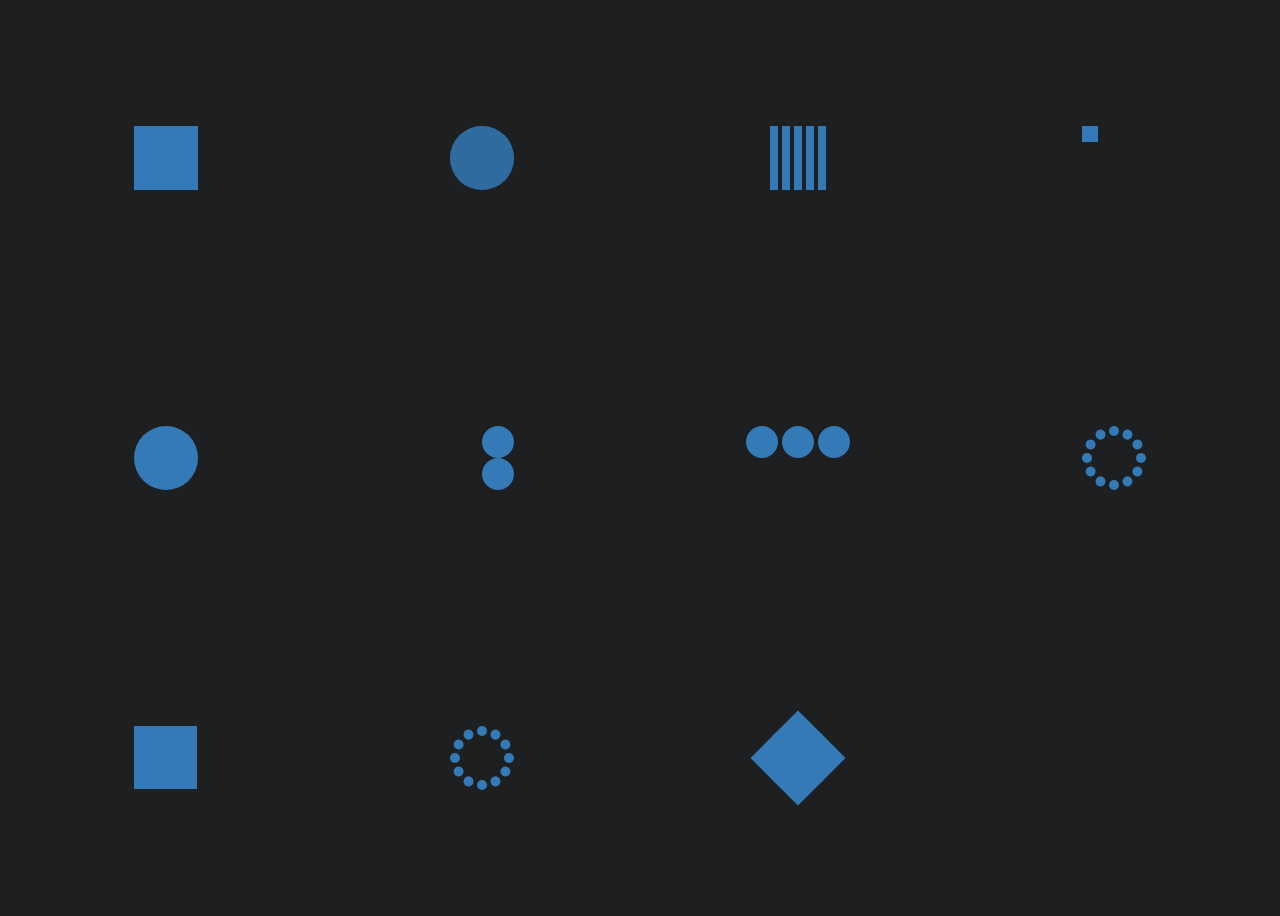
<file: 纯css3实现炫酷动态加载中特效动画代码/index.html>
﻿<!doctype html>
<html>
<head>
<meta charset="utf-8">
<title>纯CSS3实现炫酷动态加载中特效动画代码</title>
<meta name="keywords" content="纯CSS3,炫酷,动态,加载中特效,动画代码" />
<meta name="description" content="纯CSS3实现炫酷动态加载中特效动画代码下载。" /> 
<meta name="author" content="js代码(www.jsdaima.com)" />
<meta name="copyright" content="js代码(www.jsdaima.com)" />
<link rel="stylesheet" type="text/css" href="css/jsdaima.com.css">
</head>
<body>
<!-- / 1 -->
<section>
  <div class='sk-rotating-plane'></div>
</section>
<!-- / 2 -->
<section>
  <div class='sk-double-bounce'>
    <div class='sk-child sk-double-bounce-1'></div>
    <div class='sk-child sk-double-bounce-2'></div>
  </div>
</section>
<!-- / 3 -->
<section>
  <div class='sk-wave'>
    <div class='sk-rect sk-rect-1'></div>
    <div class='sk-rect sk-rect-2'></div>
    <div class='sk-rect sk-rect-3'></div>
    <div class='sk-rect sk-rect-4'></div>
    <div class='sk-rect sk-rect-5'></div>
  </div>
</section>
<!-- / 4 -->
<section>
  <div class='sk-wandering-cubes'>
    <div class='sk-cube sk-cube-1'></div>
    <div class='sk-cube sk-cube-2'></div>
  </div>
</section>
<!-- / 5 -->
<section>
  <div class='sk-spinner sk-spinner-pulse'></div>
</section>
<!-- / 6 -->
<section>
  <div class='sk-chasing-dots'>
    <div class='sk-child sk-dot-1'></div>
    <div class='sk-child sk-dot-2'></div>
  </div>
</section>
<!-- / 7 -->
<section>
  <div class='sk-three-bounce'>
    <div class='sk-bounce-1 sk-child'></div>
    <div class='sk-bounce-2 sk-child'></div>
    <div class='sk-bounce-3 sk-child'></div>
  </div>
</section>
<!-- / 8 -->
<section>
  <div class='sk-circle-bounce'>
    <div class='sk-child sk-circle-1'></div>
    <div class='sk-child sk-circle-2'></div>
    <div class='sk-child sk-circle-3'></div>
    <div class='sk-child sk-circle-4'></div>
    <div class='sk-child sk-circle-5'></div>
    <div class='sk-child sk-circle-6'></div>
    <div class='sk-child sk-circle-7'></div>
    <div class='sk-child sk-circle-8'></div>
    <div class='sk-child sk-circle-9'></div>
    <div class='sk-child sk-circle-10'></div>
    <div class='sk-child sk-circle-11'></div>
    <div class='sk-child sk-circle-12'></div>
  </div>
</section>
<!-- / 9 -->
<section>
  <div class='sk-cube-grid'>
    <div class='sk-cube sk-cube-1'></div>
    <div class='sk-cube sk-cube-2'></div>
    <div class='sk-cube sk-cube-3'></div>
    <div class='sk-cube sk-cube-4'></div>
    <div class='sk-cube sk-cube-5'></div>
    <div class='sk-cube sk-cube-6'></div>
    <div class='sk-cube sk-cube-7'></div>
    <div class='sk-cube sk-cube-8'></div>
    <div class='sk-cube sk-cube-9'></div>
  </div>
</section>
<!-- / 10 -->
<section>
  <div class='sk-fading-circle'>
    <div class='sk-circle sk-circle-1'></div>
    <div class='sk-circle sk-circle-2'></div>
    <div class='sk-circle sk-circle-3'></div>
    <div class='sk-circle sk-circle-4'></div>
    <div class='sk-circle sk-circle-5'></div>
    <div class='sk-circle sk-circle-6'></div>
    <div class='sk-circle sk-circle-7'></div>
    <div class='sk-circle sk-circle-8'></div>
    <div class='sk-circle sk-circle-9'></div>
    <div class='sk-circle sk-circle-10'></div>
    <div class='sk-circle sk-circle-11'></div>
    <div class='sk-circle sk-circle-12'></div>
  </div>
</section>
<!-- / 11 -->
<section>
  <div class='sk-folding-cube'>
    <div class='sk-cube sk-cube-1'></div>
    <div class='sk-cube sk-cube-2'></div>
    <div class='sk-cube sk-cube-4'></div>
    <div class='sk-cube sk-cube-3'></div>
  </div>
</section>
<section></section>

</body>
</html>
</file>
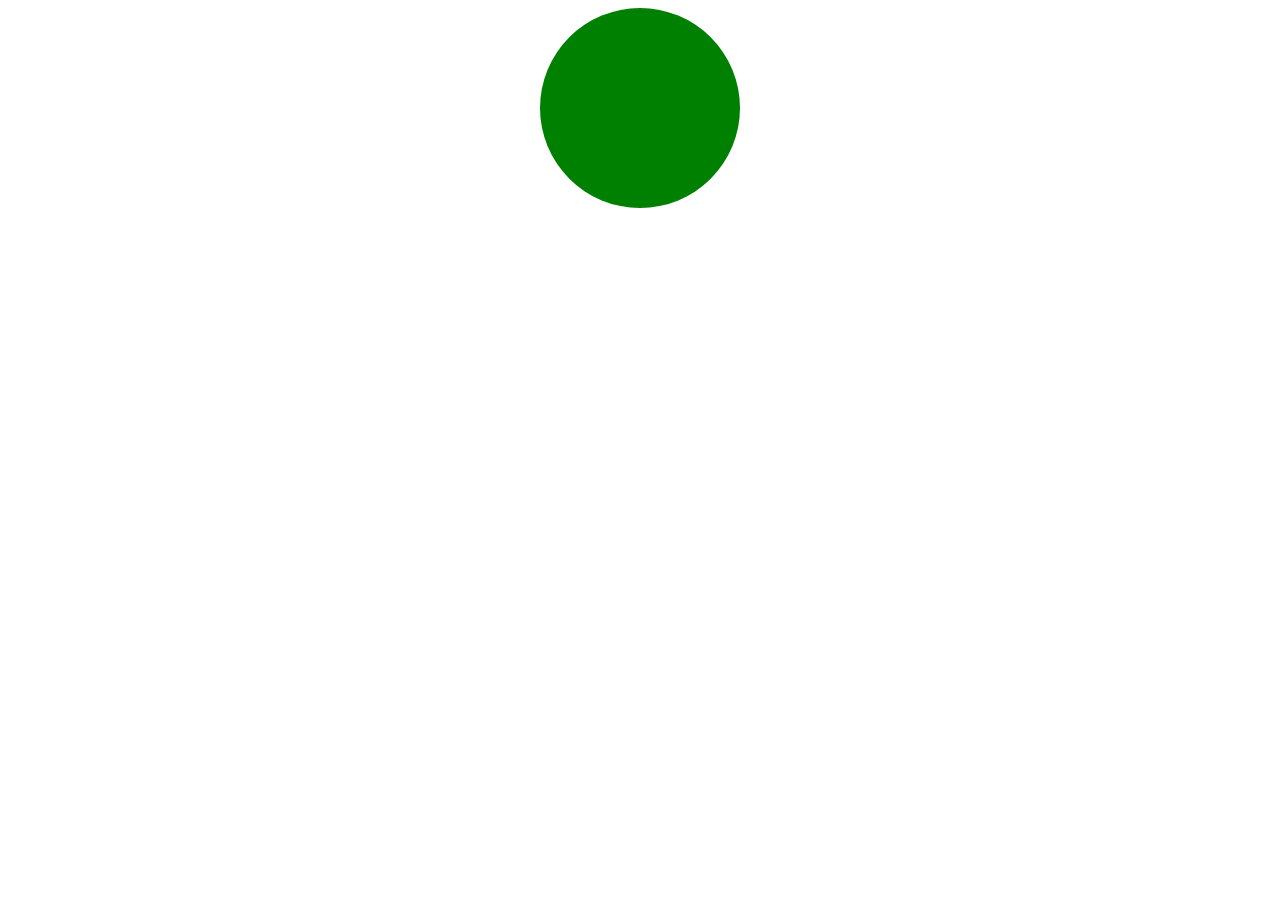
<file: 纯css3实现炫酷动态加载中特效动画代码/animation/index.html>
<!DOCTYPE html>
<html lang="en">

<head>
    <meta charset="UTF-8">
    <meta name="viewport" content="width=device-width, initial-scale=1.0">
    <title>Document</title>
</head>
<style>
    .box {
        margin: auto;
        width: 200px;
        height: 200px;
        border-radius: 50%;
        background: green;
        animation: 1s cd infinite;
    }

    @keyframes cd {
        0% {
            /* background: yellow; */
            transform: scale(.9);
        }

        50% {
            transform: scale(1.1);
            /* background: red; */
        }

        100% {
            transform: scale(0.9);
        }
    }
</style>

<body>
    <div class="box">


    </div>
</body>

</html>
</file>
<file: 纯css3实现炫酷动态加载中特效动画代码/css/jsdaima.com.css>
body {
  background-color: #1d1f20;
  min-height: 100vh;
  display: flex;
  flex-wrap: wrap;
  justify-content: space-around;
  align-content: space-around;
}

section {
  flex: 1 1 25%;
}

.sk-rotating-plane {
  width: 4em;
  height: 4em;
  margin: auto;
  background-color: #337ab7;
  -webkit-animation: sk-rotating-plane 1.2s infinite ease-in-out;
          animation: sk-rotating-plane 1.2s infinite ease-in-out;
}

@-webkit-keyframes sk-rotating-plane {
  0% {
    -webkit-transform: perspective(120px) rotateX(0deg) rotateY(0deg);
            transform: perspective(120px) rotateX(0deg) rotateY(0deg);
  }
  50% {
    -webkit-transform: perspective(120px) rotateX(-180.1deg) rotateY(0deg);
            transform: perspective(120px) rotateX(-180.1deg) rotateY(0deg);
  }
  100% {
    -webkit-transform: perspective(120px) rotateX(-180deg) rotateY(-179.9deg);
            transform: perspective(120px) rotateX(-180deg) rotateY(-179.9deg);
  }
}

@keyframes sk-rotating-plane {
  0% {
    -webkit-transform: perspective(120px) rotateX(0deg) rotateY(0deg);
            transform: perspective(120px) rotateX(0deg) rotateY(0deg);
  }
  50% {
    -webkit-transform: perspective(120px) rotateX(-180.1deg) rotateY(0deg);
            transform: perspective(120px) rotateX(-180.1deg) rotateY(0deg);
  }
  100% {
    -webkit-transform: perspective(120px) rotateX(-180deg) rotateY(-179.9deg);
            transform: perspective(120px) rotateX(-180deg) rotateY(-179.9deg);
  }
}
.sk-double-bounce {
  width: 4em;
  height: 4em;
  position: relative;
  margin: auto;
}
.sk-double-bounce .sk-child {
  width: 100%;
  height: 100%;
  border-radius: 50%;
  background-color: #337ab7;
  opacity: 0.6;
  position: absolute;
  top: 0;
  left: 0;
  -webkit-animation: sk-double-bounce 2.0s infinite ease-in-out;
          animation: sk-double-bounce 2.0s infinite ease-in-out;
}
.sk-double-bounce .sk-double-bounce-2 {
  -webkit-animation-delay: -1.0s;
          animation-delay: -1.0s;
}

@-webkit-keyframes sk-double-bounce {
  0%, 100% {
    -webkit-transform: scale(0);
            transform: scale(0);
  }
  50% {
    -webkit-transform: scale(1);
            transform: scale(1);
  }
}

@keyframes sk-double-bounce {
  0%, 100% {
    -webkit-transform: scale(0);
            transform: scale(0);
  }
  50% {
    -webkit-transform: scale(1);
            transform: scale(1);
  }
}
.sk-wave {
  width: 6em;
  height: 4em;
  margin: auto;
  text-align: center;
  font-size: 1em;
}
.sk-wave .sk-rect {
  background-color: #337ab7;
  height: 100%;
  width: .5em;
  display: inline-block;
  -webkit-animation: sk-wave-stretch-delay 1.2s infinite ease-in-out;
          animation: sk-wave-stretch-delay 1.2s infinite ease-in-out;
}
.sk-wave .sk-rect-1 {
  -webkit-animation-delay: -1.2s;
          animation-delay: -1.2s;
}
.sk-wave .sk-rect-2 {
  -webkit-animation-delay: -1.1s;
          animation-delay: -1.1s;
}
.sk-wave .sk-rect-3 {
  -webkit-animation-delay: -1s;
          animation-delay: -1s;
}
.sk-wave .sk-rect-4 {
  -webkit-animation-delay: -0.9s;
          animation-delay: -0.9s;
}
.sk-wave .sk-rect-5 {
  -webkit-animation-delay: -0.8s;
          animation-delay: -0.8s;
}

@-webkit-keyframes sk-wave-stretch-delay {
  0%, 40%, 100% {
    -webkit-transform: scaleY(0.4);
            transform: scaleY(0.4);
  }
  20% {
    -webkit-transform: scaleY(1);
            transform: scaleY(1);
  }
}

@keyframes sk-wave-stretch-delay {
  0%, 40%, 100% {
    -webkit-transform: scaleY(0.4);
            transform: scaleY(0.4);
  }
  20% {
    -webkit-transform: scaleY(1);
            transform: scaleY(1);
  }
}
.sk-wandering-cubes {
  width: 4em;
  height: 4em;
  position: relative;
  margin: auto;
}
.sk-wandering-cubes .sk-cube {
  background-color: #337ab7;
  width: 1em;
  height: 1em;
  position: absolute;
  top: 0;
  left: 0;
  -webkit-animation: sk-wandering-cubes 1.8s ease-in-out -1.8s infinite both;
          animation: sk-wandering-cubes 1.8s ease-in-out -1.8s infinite both;
}
.sk-wandering-cubes .sk-cube-2 {
  -webkit-animation-delay: -0.9s;
          animation-delay: -0.9s;
}

@-webkit-keyframes sk-wandering-cubes {
  0% {
    -webkit-transform: rotate(0deg);
            transform: rotate(0deg);
  }
  25% {
    -webkit-transform: translateX(2em) rotate(-90deg) scale(0.5);
            transform: translateX(2em) rotate(-90deg) scale(0.5);
  }
  50% {
    /* Hack to make FF rotate in the right direction */
    -webkit-transform: translateX(2em) translateY(2em) rotate(-179deg);
            transform: translateX(2em) translateY(2em) rotate(-179deg);
  }
  50.1% {
    -webkit-transform: translateX(2em) translateY(2em) rotate(-180deg);
            transform: translateX(2em) translateY(2em) rotate(-180deg);
  }
  75% {
    -webkit-transform: translateX(0) translateY(2em) rotate(-270deg) scale(0.5);
            transform: translateX(0) translateY(2em) rotate(-270deg) scale(0.5);
  }
  100% {
    -webkit-transform: rotate(-360deg);
            transform: rotate(-360deg);
  }
}

@keyframes sk-wandering-cubes {
  0% {
    -webkit-transform: rotate(0deg);
            transform: rotate(0deg);
  }
  25% {
    -webkit-transform: translateX(2em) rotate(-90deg) scale(0.5);
            transform: translateX(2em) rotate(-90deg) scale(0.5);
  }
  50% {
    /* Hack to make FF rotate in the right direction */
    -webkit-transform: translateX(2em) translateY(2em) rotate(-179deg);
            transform: translateX(2em) translateY(2em) rotate(-179deg);
  }
  50.1% {
    -webkit-transform: translateX(2em) translateY(2em) rotate(-180deg);
            transform: translateX(2em) translateY(2em) rotate(-180deg);
  }
  75% {
    -webkit-transform: translateX(0) translateY(2em) rotate(-270deg) scale(0.5);
            transform: translateX(0) translateY(2em) rotate(-270deg) scale(0.5);
  }
  100% {
    -webkit-transform: rotate(-360deg);
            transform: rotate(-360deg);
  }
}
.sk-spinner-pulse {
  width: 4em;
  height: 4em;
  margin: auto;
  background-color: #337ab7;
  border-radius: 100%;
  -webkit-animation: sk-spinner-pulse 1.0s infinite ease-in-out;
          animation: sk-spinner-pulse 1.0s infinite ease-in-out;
}

@-webkit-keyframes sk-spinner-pulse {
  0% {
    -webkit-transform: scale(0);
            transform: scale(0);
  }
  100% {
    -webkit-transform: scale(1);
            transform: scale(1);
    opacity: 0;
  }
}

@keyframes sk-spinner-pulse {
  0% {
    -webkit-transform: scale(0);
            transform: scale(0);
  }
  100% {
    -webkit-transform: scale(1);
            transform: scale(1);
    opacity: 0;
  }
}
.sk-chasing-dots {
  width: 4em;
  height: 4em;
  position: relative;
  margin: auto;
  text-align: center;
  -webkit-animation: sk-chasing-dots-rotate 2s infinite linear;
          animation: sk-chasing-dots-rotate 2s infinite linear;
}
.sk-chasing-dots .sk-child {
  width: 2em;
  height: 2em;
  display: inline-block;
  position: absolute;
  top: 0;
  background-color: #337ab7;
  border-radius: 100%;
  -webkit-animation: sk-chasing-dots-bounce 2s infinite ease-in-out;
          animation: sk-chasing-dots-bounce 2s infinite ease-in-out;
}
.sk-chasing-dots .sk-dot-2 {
  top: auto;
  bottom: 0;
  -webkit-animation-delay: -1s;
          animation-delay: -1s;
}

@-webkit-keyframes sk-chasing-dots-rotate {
  100% {
    -webkit-transform: rotate(360deg);
            transform: rotate(360deg);
  }
}

@keyframes sk-chasing-dots-rotate {
  100% {
    -webkit-transform: rotate(360deg);
            transform: rotate(360deg);
  }
}
@-webkit-keyframes sk-chasing-dots-bounce {
  0%, 100% {
    -webkit-transform: scale(0);
            transform: scale(0);
  }
  50% {
    -webkit-transform: scale(1);
            transform: scale(1);
  }
}
@keyframes sk-chasing-dots-bounce {
  0%, 100% {
    -webkit-transform: scale(0);
            transform: scale(0);
  }
  50% {
    -webkit-transform: scale(1);
            transform: scale(1);
  }
}
.sk-three-bounce {
  width: 8em;
  margin: auto;
  text-align: center;
}
.sk-three-bounce .sk-child {
  width: 2em;
  height: 2em;
  background-color: #337ab7;
  border-radius: 100%;
  display: inline-block;
  -webkit-animation: sk-three-bounce 1.4s ease-in-out 0s infinite both;
          animation: sk-three-bounce 1.4s ease-in-out 0s infinite both;
}
.sk-three-bounce .sk-bounce-1 {
  -webkit-animation-delay: -0.32s;
          animation-delay: -0.32s;
}
.sk-three-bounce .sk-bounce-2 {
  -webkit-animation-delay: -0.16s;
          animation-delay: -0.16s;
}

@-webkit-keyframes sk-three-bounce {
  0%, 80%, 100% {
    -webkit-transform: scale(0);
            transform: scale(0);
  }
  40% {
    -webkit-transform: scale(1);
            transform: scale(1);
  }
}

@keyframes sk-three-bounce {
  0%, 80%, 100% {
    -webkit-transform: scale(0);
            transform: scale(0);
  }
  40% {
    -webkit-transform: scale(1);
            transform: scale(1);
  }
}
.sk-circle-bounce {
  width: 4em;
  height: 4em;
  position: relative;
  margin: auto;
}
.sk-circle-bounce .sk-child {
  width: 100%;
  height: 100%;
  position: absolute;
  left: 0;
  top: 0;
}
.sk-circle-bounce .sk-child:before {
  content: '';
  display: block;
  margin: 0 auto;
  width: 15%;
  height: 15%;
  background-color: #337ab7;
  border-radius: 100%;
  -webkit-animation: sk-circle-bounce-delay 1.2s infinite ease-in-out both;
          animation: sk-circle-bounce-delay 1.2s infinite ease-in-out both;
}
.sk-circle-bounce .sk-circle-2 {
  -webkit-transform: rotate(30deg);
          transform: rotate(30deg);
}
.sk-circle-bounce .sk-circle-3 {
  -webkit-transform: rotate(60deg);
          transform: rotate(60deg);
}
.sk-circle-bounce .sk-circle-4 {
  -webkit-transform: rotate(90deg);
          transform: rotate(90deg);
}
.sk-circle-bounce .sk-circle-5 {
  -webkit-transform: rotate(120deg);
          transform: rotate(120deg);
}
.sk-circle-bounce .sk-circle-6 {
  -webkit-transform: rotate(150deg);
          transform: rotate(150deg);
}
.sk-circle-bounce .sk-circle-7 {
  -webkit-transform: rotate(180deg);
          transform: rotate(180deg);
}
.sk-circle-bounce .sk-circle-8 {
  -webkit-transform: rotate(210deg);
          transform: rotate(210deg);
}
.sk-circle-bounce .sk-circle-9 {
  -webkit-transform: rotate(240deg);
          transform: rotate(240deg);
}
.sk-circle-bounce .sk-circle-10 {
  -webkit-transform: rotate(270deg);
          transform: rotate(270deg);
}
.sk-circle-bounce .sk-circle-11 {
  -webkit-transform: rotate(300deg);
          transform: rotate(300deg);
}
.sk-circle-bounce .sk-circle-12 {
  -webkit-transform: rotate(330deg);
          transform: rotate(330deg);
}
.sk-circle-bounce .sk-circle-2:before {
  -webkit-animation-delay: -1.1s;
          animation-delay: -1.1s;
}
.sk-circle-bounce .sk-circle-3:before {
  -webkit-animation-delay: -1s;
          animation-delay: -1s;
}
.sk-circle-bounce .sk-circle-4:before {
  -webkit-animation-delay: -0.9s;
          animation-delay: -0.9s;
}
.sk-circle-bounce .sk-circle-5:before {
  -webkit-animation-delay: -0.8s;
          animation-delay: -0.8s;
}
.sk-circle-bounce .sk-circle-6:before {
  -webkit-animation-delay: -0.7s;
          animation-delay: -0.7s;
}
.sk-circle-bounce .sk-circle-7:before {
  -webkit-animation-delay: -0.6s;
          animation-delay: -0.6s;
}
.sk-circle-bounce .sk-circle-8:before {
  -webkit-animation-delay: -0.5s;
          animation-delay: -0.5s;
}
.sk-circle-bounce .sk-circle-9:before {
  -webkit-animation-delay: -0.4s;
          animation-delay: -0.4s;
}
.sk-circle-bounce .sk-circle-10:before {
  -webkit-animation-delay: -0.3s;
          animation-delay: -0.3s;
}
.sk-circle-bounce .sk-circle-11:before {
  -webkit-animation-delay: -0.2s;
          animation-delay: -0.2s;
}
.sk-circle-bounce .sk-circle-12:before {
  -webkit-animation-delay: -0.1s;
          animation-delay: -0.1s;
}

@-webkit-keyframes sk-circle-bounce-delay {
  0%, 80%, 100% {
    -webkit-transform: scale(0);
            transform: scale(0);
  }
  40% {
    -webkit-transform: scale(1);
            transform: scale(1);
  }
}

@keyframes sk-circle-bounce-delay {
  0%, 80%, 100% {
    -webkit-transform: scale(0);
            transform: scale(0);
  }
  40% {
    -webkit-transform: scale(1);
            transform: scale(1);
  }
}
.sk-cube-grid {
  width: 4em;
  height: 4em;
  margin: auto;
  /*
   * Spinner positions
   * 1 2 3
   * 4 5 6
   * 7 8 9
   */
}
.sk-cube-grid .sk-cube {
  width: 33%;
  height: 33%;
  background-color: #337ab7;
  float: left;
  -webkit-animation: sk-cube-grid-scale-delay 1.3s infinite ease-in-out;
          animation: sk-cube-grid-scale-delay 1.3s infinite ease-in-out;
}
.sk-cube-grid .sk-cube-1 {
  -webkit-animation-delay: 0.2s;
          animation-delay: 0.2s;
}
.sk-cube-grid .sk-cube-2 {
  -webkit-animation-delay: 0.3s;
          animation-delay: 0.3s;
}
.sk-cube-grid .sk-cube-3 {
  -webkit-animation-delay: 0.4s;
          animation-delay: 0.4s;
}
.sk-cube-grid .sk-cube-4 {
  -webkit-animation-delay: 0.1s;
          animation-delay: 0.1s;
}
.sk-cube-grid .sk-cube-5 {
  -webkit-animation-delay: 0.2s;
          animation-delay: 0.2s;
}
.sk-cube-grid .sk-cube-6 {
  -webkit-animation-delay: 0.3s;
          animation-delay: 0.3s;
}
.sk-cube-grid .sk-cube-7 {
  -webkit-animation-delay: 0s;
          animation-delay: 0s;
}
.sk-cube-grid .sk-cube-8 {
  -webkit-animation-delay: 0.1s;
          animation-delay: 0.1s;
}
.sk-cube-grid .sk-cube-9 {
  -webkit-animation-delay: 0.2s;
          animation-delay: 0.2s;
}

@-webkit-keyframes sk-cube-grid-scale-delay {
  0%, 70%, 100% {
    -webkit-transform: scale3D(1, 1, 1);
            transform: scale3D(1, 1, 1);
  }
  35% {
    -webkit-transform: scale3D(0, 0, 1);
            transform: scale3D(0, 0, 1);
  }
}

@keyframes sk-cube-grid-scale-delay {
  0%, 70%, 100% {
    -webkit-transform: scale3D(1, 1, 1);
            transform: scale3D(1, 1, 1);
  }
  35% {
    -webkit-transform: scale3D(0, 0, 1);
            transform: scale3D(0, 0, 1);
  }
}
.sk-fading-circle {
  width: 4em;
  height: 4em;
  position: relative;
  margin: auto;
}
.sk-fading-circle .sk-circle {
  width: 100%;
  height: 100%;
  position: absolute;
  left: 0;
  top: 0;
}
.sk-fading-circle .sk-circle:before {
  content: '';
  display: block;
  margin: 0 auto;
  width: 15%;
  height: 15%;
  background-color: #337ab7;
  border-radius: 100%;
  -webkit-animation: sk-fading-circle-delay 1.2s infinite ease-in-out both;
          animation: sk-fading-circle-delay 1.2s infinite ease-in-out both;
}
.sk-fading-circle .sk-circle-2 {
  -webkit-transform: rotate(30deg);
          transform: rotate(30deg);
}
.sk-fading-circle .sk-circle-3 {
  -webkit-transform: rotate(60deg);
          transform: rotate(60deg);
}
.sk-fading-circle .sk-circle-4 {
  -webkit-transform: rotate(90deg);
          transform: rotate(90deg);
}
.sk-fading-circle .sk-circle-5 {
  -webkit-transform: rotate(120deg);
          transform: rotate(120deg);
}
.sk-fading-circle .sk-circle-6 {
  -webkit-transform: rotate(150deg);
          transform: rotate(150deg);
}
.sk-fading-circle .sk-circle-7 {
  -webkit-transform: rotate(180deg);
          transform: rotate(180deg);
}
.sk-fading-circle .sk-circle-8 {
  -webkit-transform: rotate(210deg);
          transform: rotate(210deg);
}
.sk-fading-circle .sk-circle-9 {
  -webkit-transform: rotate(240deg);
          transform: rotate(240deg);
}
.sk-fading-circle .sk-circle-10 {
  -webkit-transform: rotate(270deg);
          transform: rotate(270deg);
}
.sk-fading-circle .sk-circle-11 {
  -webkit-transform: rotate(300deg);
          transform: rotate(300deg);
}
.sk-fading-circle .sk-circle-12 {
  -webkit-transform: rotate(330deg);
          transform: rotate(330deg);
}
.sk-fading-circle .sk-circle-2:before {
  -webkit-animation-delay: -1.1s;
          animation-delay: -1.1s;
}
.sk-fading-circle .sk-circle-3:before {
  -webkit-animation-delay: -1s;
          animation-delay: -1s;
}
.sk-fading-circle .sk-circle-4:before {
  -webkit-animation-delay: -0.9s;
          animation-delay: -0.9s;
}
.sk-fading-circle .sk-circle-5:before {
  -webkit-animation-delay: -0.8s;
          animation-delay: -0.8s;
}
.sk-fading-circle .sk-circle-6:before {
  -webkit-animation-delay: -0.7s;
          animation-delay: -0.7s;
}
.sk-fading-circle .sk-circle-7:before {
  -webkit-animation-delay: -0.6s;
          animation-delay: -0.6s;
}
.sk-fading-circle .sk-circle-8:before {
  -webkit-animation-delay: -0.5s;
          animation-delay: -0.5s;
}
.sk-fading-circle .sk-circle-9:before {
  -webkit-animation-delay: -0.4s;
          animation-delay: -0.4s;
}
.sk-fading-circle .sk-circle-10:before {
  -webkit-animation-delay: -0.3s;
          animation-delay: -0.3s;
}
.sk-fading-circle .sk-circle-11:before {
  -webkit-animation-delay: -0.2s;
          animation-delay: -0.2s;
}
.sk-fading-circle .sk-circle-12:before {
  -webkit-animation-delay: -0.1s;
          animation-delay: -0.1s;
}

@-webkit-keyframes sk-fading-circle-delay {
  0%, 39%, 100% {
    opacity: 0;
  }
  40% {
    opacity: 1;
  }
}

@keyframes sk-fading-circle-delay {
  0%, 39%, 100% {
    opacity: 0;
  }
  40% {
    opacity: 1;
  }
}
.sk-folding-cube {
  width: 4em;
  height: 4em;
  position: relative;
  margin: auto;
  -webkit-transform: rotateZ(45deg);
          transform: rotateZ(45deg);
}
.sk-folding-cube .sk-cube {
  float: left;
  width: 50%;
  height: 50%;
  position: relative;
  -webkit-transform: scale(1.1);
          transform: scale(1.1);
}
.sk-folding-cube .sk-cube:before {
  content: '';
  position: absolute;
  top: 0;
  left: 0;
  width: 100%;
  height: 100%;
  background-color: #337ab7;
  -webkit-animation: sk-folding-cube-angle 2.4s infinite linear both;
          animation: sk-folding-cube-angle 2.4s infinite linear both;
  -webkit-transform-origin: 100% 100%;
          transform-origin: 100% 100%;
}
.sk-folding-cube .sk-cube-2 {
  -webkit-transform: scale(1.1) rotateZ(90deg);
          transform: scale(1.1) rotateZ(90deg);
}
.sk-folding-cube .sk-cube-3 {
  -webkit-transform: scale(1.1) rotateZ(180deg);
          transform: scale(1.1) rotateZ(180deg);
}
.sk-folding-cube .sk-cube-4 {
  -webkit-transform: scale(1.1) rotateZ(270deg);
          transform: scale(1.1) rotateZ(270deg);
}
.sk-folding-cube .sk-cube-2:before {
  -webkit-animation-delay: 0.3s;
          animation-delay: 0.3s;
}
.sk-folding-cube .sk-cube-3:before {
  -webkit-animation-delay: 0.6s;
          animation-delay: 0.6s;
}
.sk-folding-cube .sk-cube-4:before {
  -webkit-animation-delay: 0.9s;
          animation-delay: 0.9s;
}

@-webkit-keyframes sk-folding-cube-angle {
  0%, 10% {
    -webkit-transform: perspective(140px) rotateX(-180deg);
            transform: perspective(140px) rotateX(-180deg);
    opacity: 0;
  }
  25%, 75% {
    -webkit-transform: perspective(140px) rotateX(0deg);
            transform: perspective(140px) rotateX(0deg);
    opacity: 1;
  }
  90%, 100% {
    -webkit-transform: perspective(140px) rotateY(180deg);
            transform: perspective(140px) rotateY(180deg);
    opacity: 0;
  }
}

@keyframes sk-folding-cube-angle {
  0%, 10% {
    -webkit-transform: perspective(140px) rotateX(-180deg);
            transform: perspective(140px) rotateX(-180deg);
    opacity: 0;
  }
  25%, 75% {
    -webkit-transform: perspective(140px) rotateX(0deg);
            transform: perspective(140px) rotateX(0deg);
    opacity: 1;
  }
  90%, 100% {
    -webkit-transform: perspective(140px) rotateY(180deg);
            transform: perspective(140px) rotateY(180deg);
    opacity: 0;
  }
}
</file>
